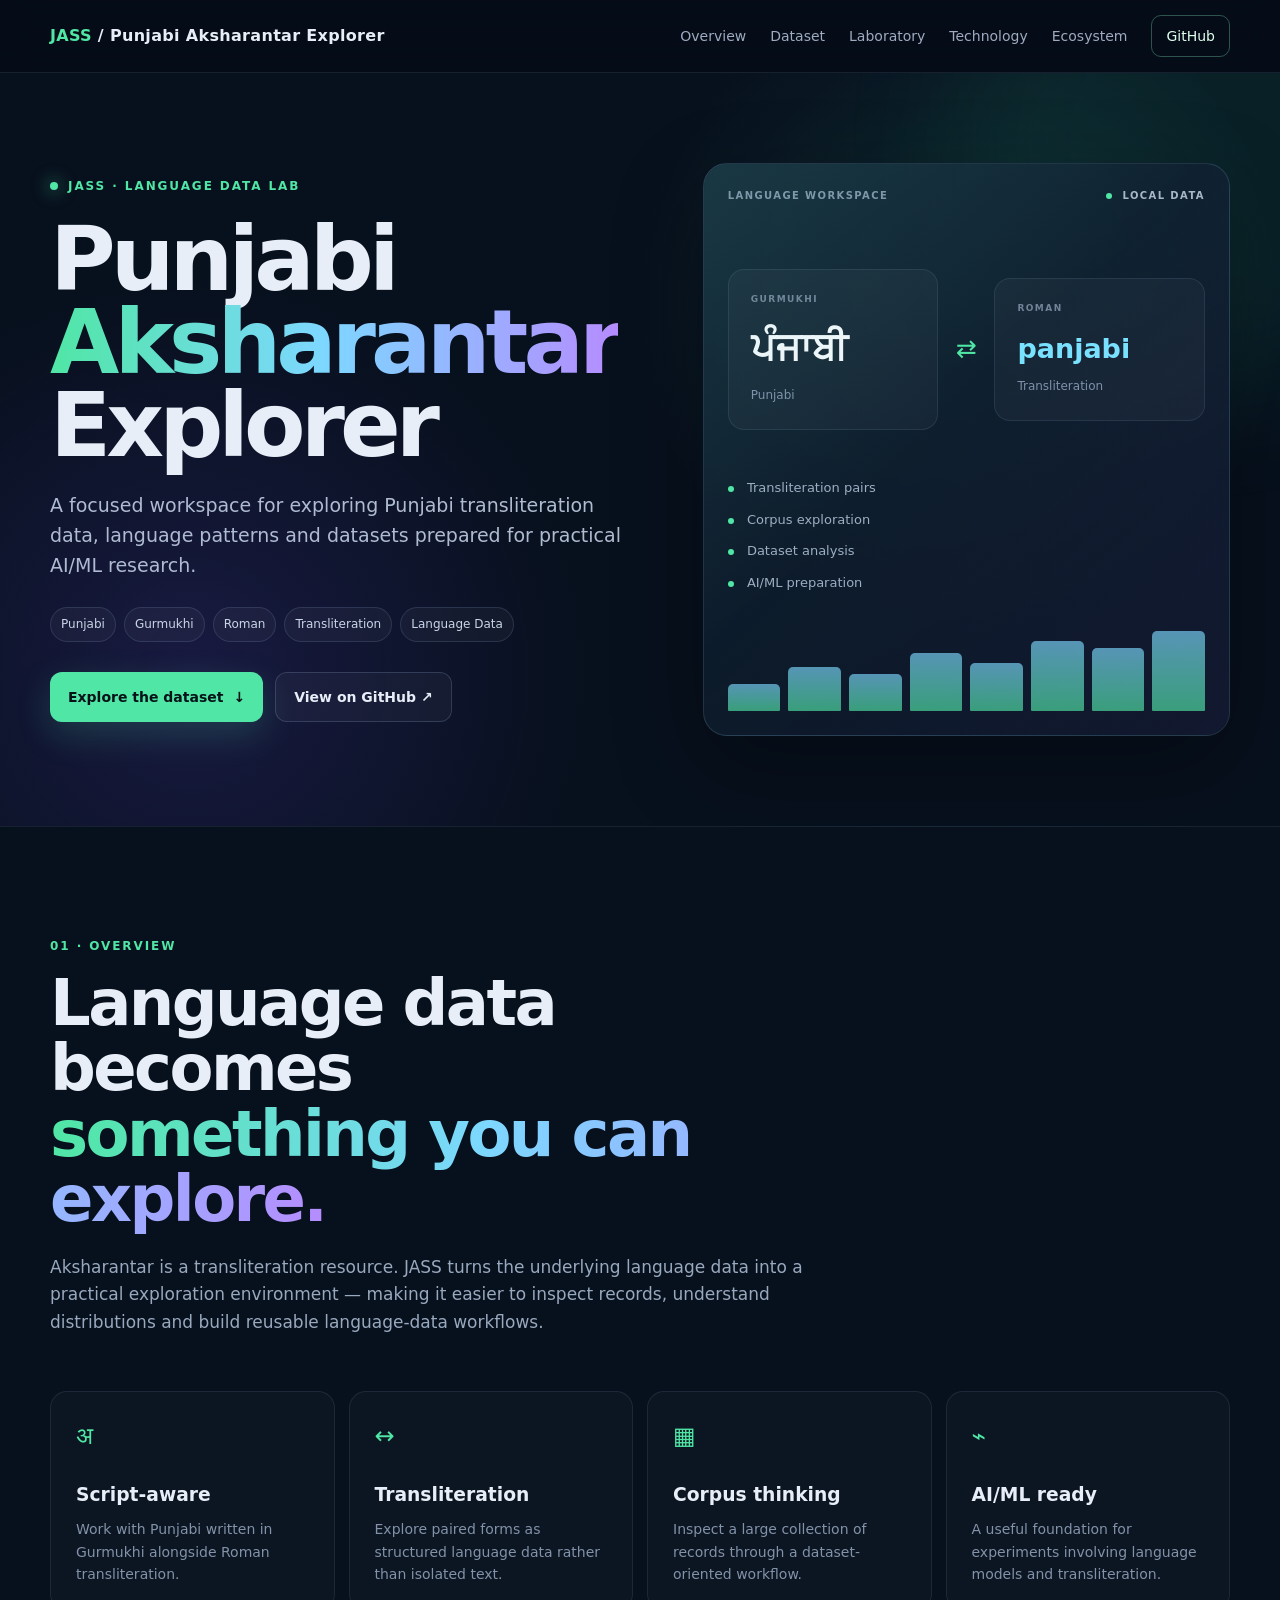
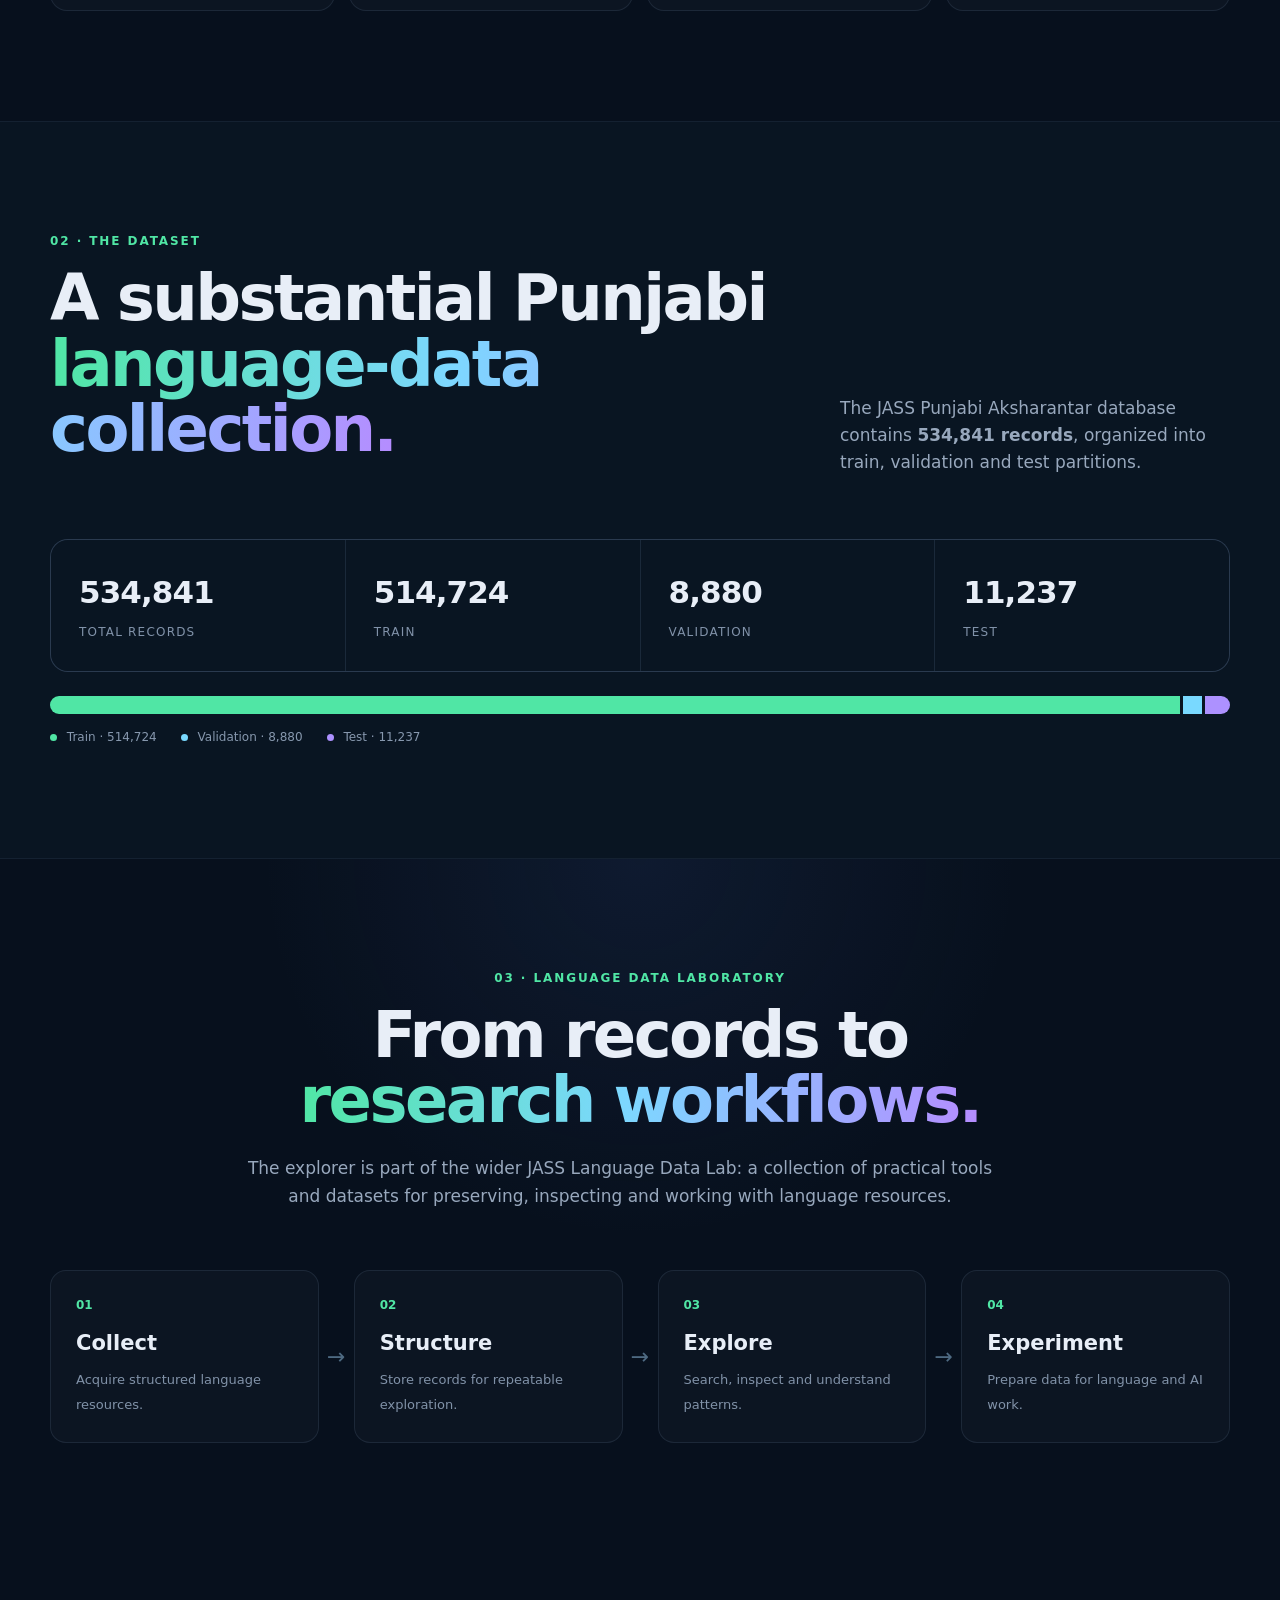
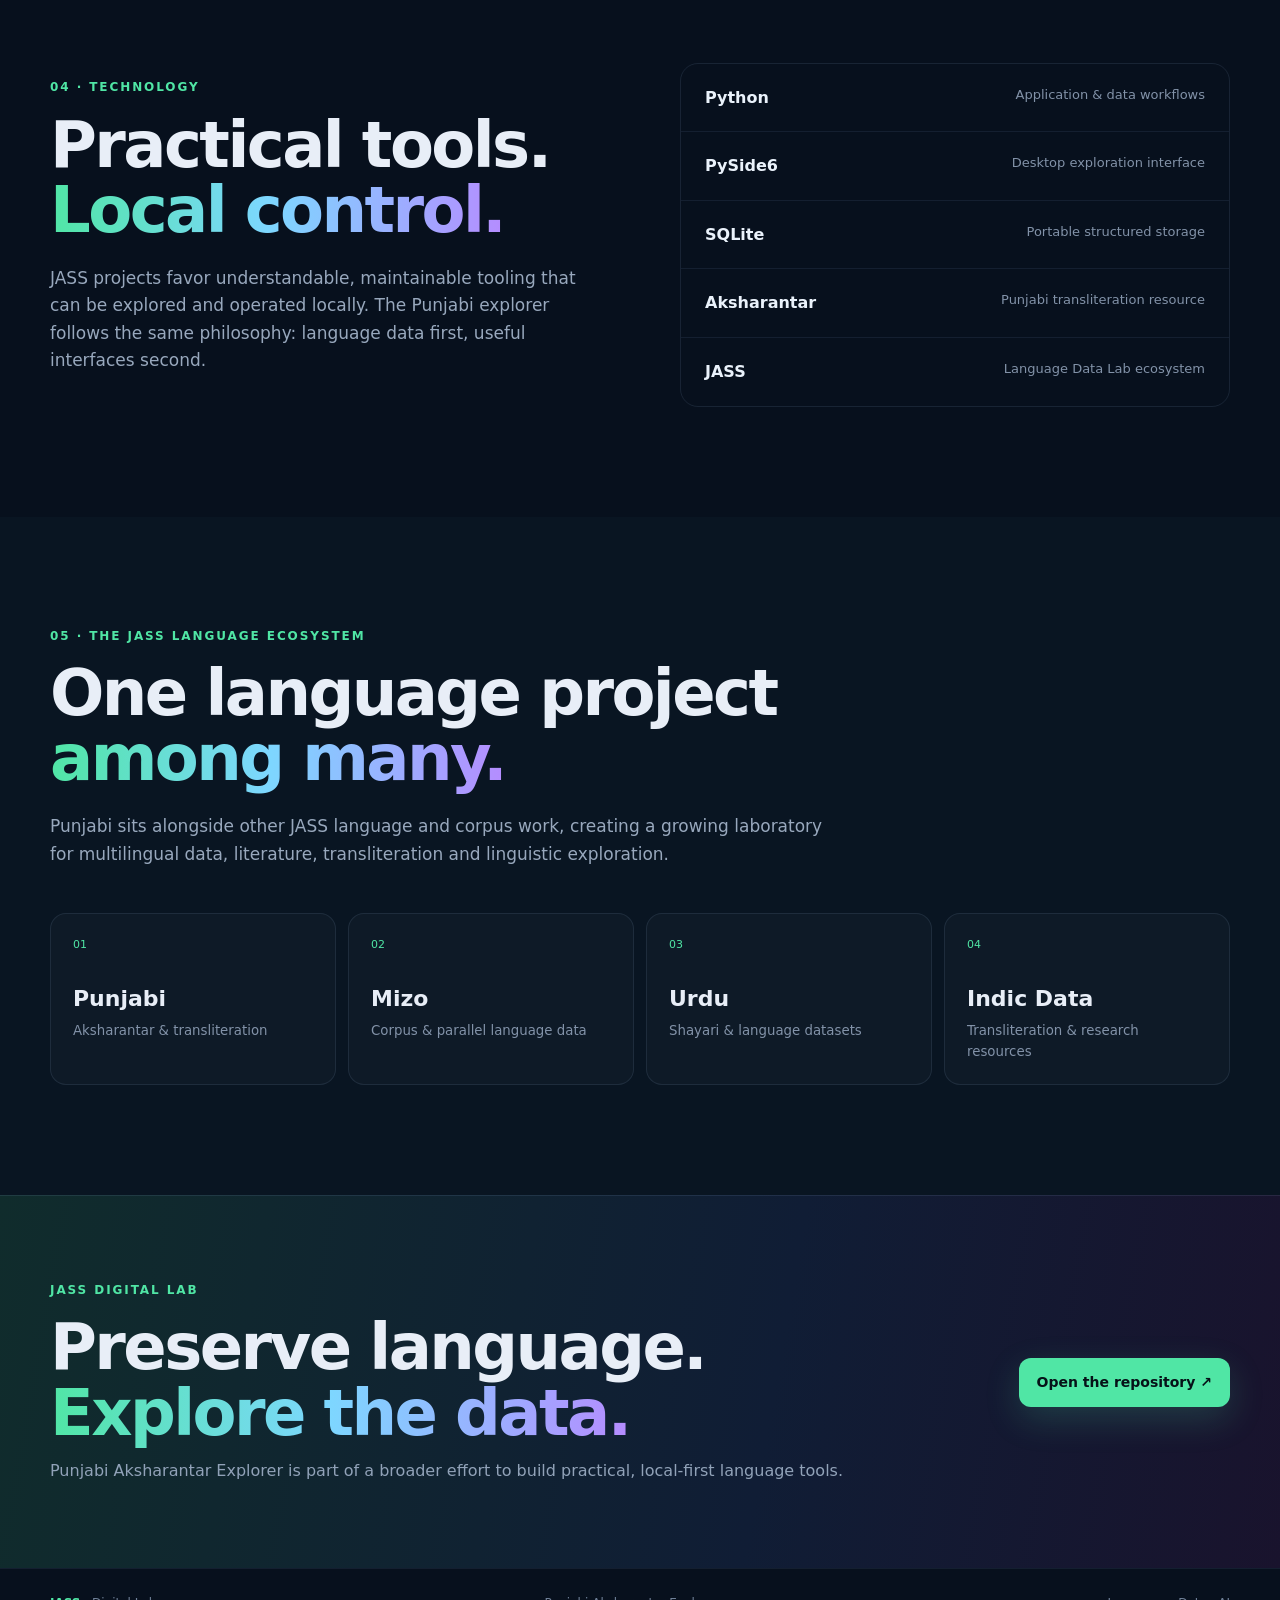
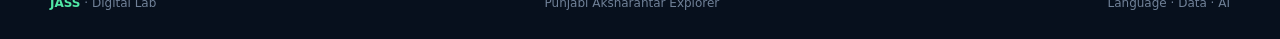
<file: index.html>
<!doctype html>
<html lang="en">
<head>
  <meta charset="utf-8">
  <meta name="viewport" content="width=device-width,initial-scale=1">
  <meta name="description" content="JASS Punjabi Aksharantar Explorer — a language-data workspace for Punjabi transliteration, corpus exploration and AI/ML research.">
  <meta name="theme-color" content="#07111f">
  <link rel="canonical" href="https://fanu2.github.io/JASS-Punjabi-Aksharantar-Explorer/">
  <link rel="stylesheet" href="jass-global.css">
  <title>JASS Punjabi Aksharantar Explorer · JASS Digital Lab</title>
</head>
<body>
  <header class="site-header">
    <div class="shell nav">
      <a class="brand" href="#top"><span>JASS</span> / Punjabi Aksharantar Explorer</a>
      <nav>
        <a href="#overview">Overview</a>
        <a href="#dataset">Dataset</a>
        <a href="#laboratory">Laboratory</a>
        <a href="#technology">Technology</a>
        <a href="#ecosystem">Ecosystem</a>
        <a class="nav-github" href="https://github.com/Fanu2/JASS-Punjabi-Aksharantar-Explorer">GitHub</a>
      </nav>
    </div>
  </header>

  <main id="top">
    <section class="hero">
      <div class="hero-glow"></div>
      <div class="shell hero-grid">
        <div class="hero-copy">
          <div class="eyebrow"><i></i> JASS · LANGUAGE DATA LAB</div>
          <h1>Punjabi<br><span>Aksharantar</span><br>Explorer</h1>
          <p class="hero-lead">
            A focused workspace for exploring Punjabi transliteration data,
            language patterns and datasets prepared for practical AI/ML research.
          </p>
          <div class="chips">
            <span>Punjabi</span><span>Gurmukhi</span><span>Roman</span>
            <span>Transliteration</span><span>Language Data</span>
          </div>
          <div class="hero-actions">
            <a class="button primary" href="#dataset">Explore the dataset <b>↓</b></a>
            <a class="button ghost" href="https://github.com/Fanu2/JASS-Punjabi-Aksharantar-Explorer">View on GitHub ↗</a>
          </div>
        </div>

        <div class="language-card">
          <div class="card-top">
            <span>LANGUAGE WORKSPACE</span>
            <span class="status"><b></b> LOCAL DATA</span>
          </div>
          <div class="script-pair">
            <div class="script-block">
              <small>GURMUKHI</small>
              <strong>ਪੰਜਾਬੀ</strong>
              <em>Punjabi</em>
            </div>
            <div class="arrow">⇄</div>
            <div class="script-block roman">
              <small>ROMAN</small>
              <strong>panjabi</strong>
              <em>Transliteration</em>
            </div>
          </div>
          <div class="data-lines">
            <span><i></i> Transliteration pairs</span>
            <span><i></i> Corpus exploration</span>
            <span><i></i> Dataset analysis</span>
            <span><i></i> AI/ML preparation</span>
          </div>
          <div class="mini-chart">
            <span style="height:32%"></span><span style="height:52%"></span>
            <span style="height:43%"></span><span style="height:68%"></span>
            <span style="height:57%"></span><span style="height:82%"></span>
            <span style="height:74%"></span><span style="height:94%"></span>
          </div>
        </div>
      </div>
    </section>

    <section id="overview" class="section">
      <div class="shell">
        <div class="section-heading">
          <div class="kicker">01 · OVERVIEW</div>
          <h2>Language data becomes<br><span>something you can explore.</span></h2>
          <p>
            Aksharantar is a transliteration resource. JASS turns the underlying
            language data into a practical exploration environment — making it
            easier to inspect records, understand distributions and build
            reusable language-data workflows.
          </p>
        </div>

        <div class="feature-grid">
          <article class="feature">
            <div class="icon">अ</div>
            <h3>Script-aware</h3>
            <p>Work with Punjabi written in Gurmukhi alongside Roman transliteration.</p>
          </article>
          <article class="feature">
            <div class="icon">↔</div>
            <h3>Transliteration</h3>
            <p>Explore paired forms as structured language data rather than isolated text.</p>
          </article>
          <article class="feature">
            <div class="icon">▦</div>
            <h3>Corpus thinking</h3>
            <p>Inspect a large collection of records through a dataset-oriented workflow.</p>
          </article>
          <article class="feature">
            <div class="icon">⌁</div>
            <h3>AI/ML ready</h3>
            <p>A useful foundation for experiments involving language models and transliteration.</p>
          </article>
        </div>
      </div>
    </section>

    <section id="dataset" class="section dataset-section">
      <div class="shell">
        <div class="dataset-head">
          <div>
            <div class="kicker">02 · THE DATASET</div>
            <h2>A substantial Punjabi<br><span>language-data collection.</span></h2>
          </div>
          <p>
            The JASS Punjabi Aksharantar database contains <strong>534,841 records</strong>,
            organized into train, validation and test partitions.
          </p>
        </div>

        <div class="stats">
          <div class="stat"><strong>534,841</strong><span>Total records</span></div>
          <div class="stat"><strong>514,724</strong><span>Train</span></div>
          <div class="stat"><strong>8,880</strong><span>Validation</span></div>
          <div class="stat"><strong>11,237</strong><span>Test</span></div>
        </div>

        <div class="partition">
          <div class="partition-bar">
            <span class="train"></span><span class="valid"></span><span class="test"></span>
          </div>
          <div class="legend">
            <span><i class="dot train"></i> Train · 514,724</span>
            <span><i class="dot valid"></i> Validation · 8,880</span>
            <span><i class="dot test"></i> Test · 11,237</span>
          </div>
        </div>
      </div>
    </section>

    <section id="laboratory" class="section dark-section">
      <div class="shell">
        <div class="section-heading centered">
          <div class="kicker">03 · LANGUAGE DATA LABORATORY</div>
          <h2>From records to<br><span>research workflows.</span></h2>
          <p>
            The explorer is part of the wider JASS Language Data Lab: a collection
            of practical tools and datasets for preserving, inspecting and working
            with language resources.
          </p>
        </div>

        <div class="workflow">
          <div class="workflow-step">
            <b>01</b><strong>Collect</strong><span>Acquire structured language resources.</span>
          </div>
          <div class="connector">→</div>
          <div class="workflow-step">
            <b>02</b><strong>Structure</strong><span>Store records for repeatable exploration.</span>
          </div>
          <div class="connector">→</div>
          <div class="workflow-step">
            <b>03</b><strong>Explore</strong><span>Search, inspect and understand patterns.</span>
          </div>
          <div class="connector">→</div>
          <div class="workflow-step">
            <b>04</b><strong>Experiment</strong><span>Prepare data for language and AI work.</span>
          </div>
        </div>
      </div>
    </section>

    <section id="technology" class="section">
      <div class="shell two-col">
        <div>
          <div class="kicker">04 · TECHNOLOGY</div>
          <h2>Practical tools.<br><span>Local control.</span></h2>
          <p class="large">
            JASS projects favor understandable, maintainable tooling that can be
            explored and operated locally. The Punjabi explorer follows the same
            philosophy: language data first, useful interfaces second.
          </p>
        </div>
        <div class="tech-stack">
          <div><b>Python</b><span>Application & data workflows</span></div>
          <div><b>PySide6</b><span>Desktop exploration interface</span></div>
          <div><b>SQLite</b><span>Portable structured storage</span></div>
          <div><b>Aksharantar</b><span>Punjabi transliteration resource</span></div>
          <div><b>JASS</b><span>Language Data Lab ecosystem</span></div>
        </div>
      </div>
    </section>

    <section id="ecosystem" class="section ecosystem-section">
      <div class="shell">
        <div class="section-heading">
          <div class="kicker">05 · THE JASS LANGUAGE ECOSYSTEM</div>
          <h2>One language project<br><span>among many.</span></h2>
          <p>
            Punjabi sits alongside other JASS language and corpus work, creating
            a growing laboratory for multilingual data, literature, transliteration
            and linguistic exploration.
          </p>
        </div>

        <div class="ecosystem-grid">
          <div><span>01</span><b>Punjabi</b><small>Aksharantar & transliteration</small></div>
          <div><span>02</span><b>Mizo</b><small>Corpus & parallel language data</small></div>
          <div><span>03</span><b>Urdu</b><small>Shayari & language datasets</small></div>
          <div><span>04</span><b>Indic Data</b><small>Transliteration & research resources</small></div>
        </div>
      </div>
    </section>

    <section class="cta">
      <div class="shell cta-inner">
        <div>
          <div class="kicker">JASS DIGITAL LAB</div>
          <h2>Preserve language.<br><span>Explore the data.</span></h2>
          <p>Punjabi Aksharantar Explorer is part of a broader effort to build practical, local-first language tools.</p>
        </div>
        <a class="button primary" href="https://github.com/Fanu2/JASS-Punjabi-Aksharantar-Explorer">Open the repository ↗</a>
      </div>
    </section>
  </main>

  <footer class="footer">
    <div class="shell">
      <span><b>JASS</b> · Digital Lab</span>
      <span>Punjabi Aksharantar Explorer</span>
      <span>Language · Data · AI</span>
    </div>
  </footer>
</body>
</html>
</file>
<file: jass-global.css>
*{box-sizing:border-box}html{scroll-behavior:smooth}body{margin:0;background:#07101d;color:#e8eef7;font-family:Inter,ui-sans-serif,system-ui,-apple-system,BlinkMacSystemFont,"Segoe UI",sans-serif;line-height:1.6}a{color:inherit;text-decoration:none}.shell{width:min(1180px,calc(100% - 48px));margin:auto}.site-header{position:sticky;top:0;z-index:20;background:rgba(5,12,23,.86);backdrop-filter:blur(18px);border-bottom:1px solid rgba(150,180,220,.12)}.nav{height:72px;display:flex;align-items:center;justify-content:space-between;gap:24px}.brand{font-weight:800;letter-spacing:.02em}.brand span{color:#50e6a5}.nav nav{display:flex;gap:24px;align-items:center;color:#9eabc0;font-size:14px}.nav nav a:hover{color:#fff}.nav-github{padding:9px 14px;border:1px solid rgba(120,220,180,.35);border-radius:10px;color:#dfffee!important}.hero{position:relative;overflow:hidden;border-bottom:1px solid rgba(130,160,200,.12);background:radial-gradient(circle at 75% 30%,rgba(53,190,160,.16),transparent 30%),radial-gradient(circle at 15% 80%,rgba(105,72,230,.18),transparent 32%),#07101d}.hero-glow{position:absolute;width:500px;height:500px;border-radius:50%;right:-180px;top:-180px;background:rgba(48,229,165,.08);filter:blur(60px)}.hero-grid{min-height:690px;display:grid;grid-template-columns:1.05fr .95fr;align-items:center;gap:70px;padding:90px 0}.eyebrow,.kicker{font-size:12px;letter-spacing:.16em;font-weight:800;color:#50e6a5}.eyebrow{display:flex;align-items:center;gap:10px}.eyebrow i{width:8px;height:8px;border-radius:50%;background:#50e6a5;box-shadow:0 0 18px #50e6a5}.hero h1{font-size:clamp(58px,7vw,94px);line-height:.93;letter-spacing:-.055em;margin:22px 0}.hero h1 span,h2 span{background:linear-gradient(90deg,#50e6a5,#7dd7ff 48%,#b58cff);-webkit-background-clip:text;background-clip:text;color:transparent}.hero-lead{font-size:19px;color:#aebbd0;max-width:650px}.chips{display:flex;flex-wrap:wrap;gap:8px;margin:26px 0}.chips span{font-size:12px;color:#c9d5e7;padding:7px 10px;border:1px solid rgba(150,180,220,.16);background:rgba(255,255,255,.035);border-radius:999px}.hero-actions{display:flex;gap:12px;margin-top:30px;flex-wrap:wrap}.button{display:inline-flex;align-items:center;gap:10px;padding:13px 18px;border-radius:12px;font-weight:750;font-size:14px}.button.primary{background:#50e6a5;color:#061218;box-shadow:0 12px 35px rgba(80,230,165,.18)}.button.ghost{border:1px solid rgba(160,190,225,.2);background:rgba(255,255,255,.035)}.language-card{border:1px solid rgba(130,180,210,.2);border-radius:24px;padding:24px;background:linear-gradient(145deg,rgba(23,44,64,.8),rgba(7,17,30,.92));box-shadow:0 30px 90px rgba(0,0,0,.32);position:relative}.language-card:before{content:"";position:absolute;inset:0;border-radius:24px;background:linear-gradient(135deg,rgba(80,230,165,.09),transparent 45%,rgba(150,110,255,.08));pointer-events:none}.card-top{display:flex;justify-content:space-between;color:#8292aa;font-size:10px;letter-spacing:.14em;font-weight:800}.status{color:#a8b6c9}.status b{display:inline-block;width:6px;height:6px;border-radius:50%;background:#50e6a5;margin-right:6px}.script-pair{display:grid;grid-template-columns:1fr 40px 1fr;align-items:center;gap:8px;margin:65px 0 48px}.script-block{padding:22px;border-radius:16px;background:rgba(255,255,255,.035);border:1px solid rgba(150,180,220,.12)}.script-block small{display:block;color:#72839a;font-size:9px;letter-spacing:.16em;font-weight:800}.script-block strong{display:block;font-size:38px;margin:12px 0 2px;color:#f2f6fb}.script-block em{font-style:normal;color:#7f91aa;font-size:12px}.script-block.roman strong{font-size:27px;color:#79e2ff}.arrow{text-align:center;color:#50e6a5;font-size:25px}.data-lines{display:grid;gap:11px;color:#9daec3;font-size:13px}.data-lines i{display:inline-block;width:6px;height:6px;border-radius:50%;background:#50e6a5;margin-right:9px}.mini-chart{height:85px;display:flex;align-items:end;gap:8px;margin-top:32px}.mini-chart span{flex:1;border-radius:5px 5px 1px 1px;background:linear-gradient(to top,#50e6a5,#7dd7ff);opacity:.65}.section{padding:110px 0}.section-heading{max-width:820px}.section-heading.centered{text-align:center;margin:auto}.section-heading h2,.dataset-head h2,.two-col h2,.cta h2{font-size:clamp(40px,5vw,65px);line-height:1.02;letter-spacing:-.04em;margin:15px 0 22px}.section-heading p,.dataset-head p,.large{color:#98a8bd;font-size:17px;max-width:780px}.feature-grid{display:grid;grid-template-columns:repeat(4,1fr);gap:14px;margin-top:55px}.feature{padding:25px;border:1px solid rgba(140,170,210,.13);background:rgba(255,255,255,.025);border-radius:17px}.feature .icon{font-size:24px;color:#50e6a5}.feature h3{margin:25px 0 8px}.feature p{color:#8292a8;font-size:14px;margin:0}.dataset-section{background:#091522;border-top:1px solid rgba(150,180,220,.08);border-bottom:1px solid rgba(150,180,220,.08)}.dataset-head{display:flex;justify-content:space-between;gap:50px;align-items:end}.dataset-head>p{max-width:390px;margin:0 0 8px}.stats{display:grid;grid-template-columns:repeat(4,1fr);gap:1px;background:rgba(150,180,220,.13);margin-top:55px;border:1px solid rgba(150,180,220,.13);border-radius:18px;overflow:hidden}.stat{background:#091522;padding:28px}.stat strong{display:block;font-size:31px;letter-spacing:-.03em}.stat span{color:#8192a9;font-size:12px;text-transform:uppercase;letter-spacing:.1em}.partition{margin-top:24px}.partition-bar{height:18px;display:flex;gap:3px}.partition-bar span{display:block}.partition-bar .train{width:96.24%;background:#50e6a5;border-radius:9px 0 0 9px}.partition-bar .valid{width:1.66%;background:#79d9ff}.partition-bar .test{width:2.10%;background:#ad91ff;border-radius:0 9px 9px 0}.legend{display:flex;gap:24px;flex-wrap:wrap;margin-top:14px;color:#8798ae;font-size:12px}.dot{display:inline-block;width:7px;height:7px;border-radius:50%;margin-right:6px}.dot.train{background:#50e6a5}.dot.valid{background:#79d9ff}.dot.test{background:#ad91ff}.dark-section{background:radial-gradient(circle at 50% 0,rgba(70,100,180,.12),transparent 40%),#07101d}.workflow{display:grid;grid-template-columns:1fr 35px 1fr 35px 1fr 35px 1fr;align-items:stretch;margin-top:60px}.workflow-step{padding:25px;border:1px solid rgba(140,170,210,.13);border-radius:16px;background:rgba(255,255,255,.025)}.workflow-step b{display:block;color:#50e6a5;font-size:12px}.workflow-step strong{display:block;font-size:21px;margin:12px 0 5px}.workflow-step span{color:#8192a8;font-size:13px}.connector{display:grid;place-items:center;color:#4e6a82;font-size:22px}.two-col{display:grid;grid-template-columns:1fr 1fr;gap:80px;align-items:center}.tech-stack{border:1px solid rgba(140,170,210,.13);border-radius:18px;overflow:hidden}.tech-stack div{padding:21px 24px;display:flex;justify-content:space-between;gap:20px;border-bottom:1px solid rgba(140,170,210,.1)}.tech-stack div:last-child{border-bottom:0}.tech-stack b{color:#eaf2fb}.tech-stack span{color:#8292a8;font-size:13px;text-align:right}.ecosystem-section{background:#091522}.ecosystem-grid{display:grid;grid-template-columns:repeat(4,1fr);gap:12px;margin-top:45px}.ecosystem-grid div{min-height:150px;padding:22px;border-radius:16px;border:1px solid rgba(140,170,210,.13);background:rgba(255,255,255,.025)}.ecosystem-grid span{display:block;color:#50e6a5;font-size:11px}.ecosystem-grid b{display:block;font-size:22px;margin-top:28px}.ecosystem-grid small{display:block;color:#8292a8;margin-top:3px}.cta{padding:85px 0;background:linear-gradient(100deg,#102c2c,#101d35 60%,#19132d);border-top:1px solid rgba(140,180,210,.13)}.cta-inner{display:flex;justify-content:space-between;align-items:center;gap:40px}.cta h2{margin-bottom:12px}.cta p{color:#91a2b8;margin:0}.footer{padding:25px 0;border-top:1px solid rgba(140,170,210,.1);color:#708198;font-size:12px}.footer .shell{display:flex;justify-content:space-between;gap:20px}.footer b{color:#50e6a5}@media(max-width:900px){.nav nav a:not(.nav-github){display:none}.hero-grid,.two-col{grid-template-columns:1fr}.hero-grid{padding:65px 0}.feature-grid,.ecosystem-grid{grid-template-columns:repeat(2,1fr)}.dataset-head{display:block}.workflow{grid-template-columns:1fr;gap:10px}.connector{transform:rotate(90deg);height:25px}.cta-inner{display:block}.cta .button{margin-top:25px}}@media(max-width:560px){.shell{width:min(100% - 30px,1180px)}.nav{height:62px}.brand{font-size:13px}.hero h1{font-size:53px}.feature-grid,.ecosystem-grid,.stats{grid-template-columns:1fr 1fr}.script-pair{grid-template-columns:1fr;margin:35px 0}.arrow{display:none}.footer .shell{display:block}.footer .shell span{display:block;margin:4px 0}}
</file>
